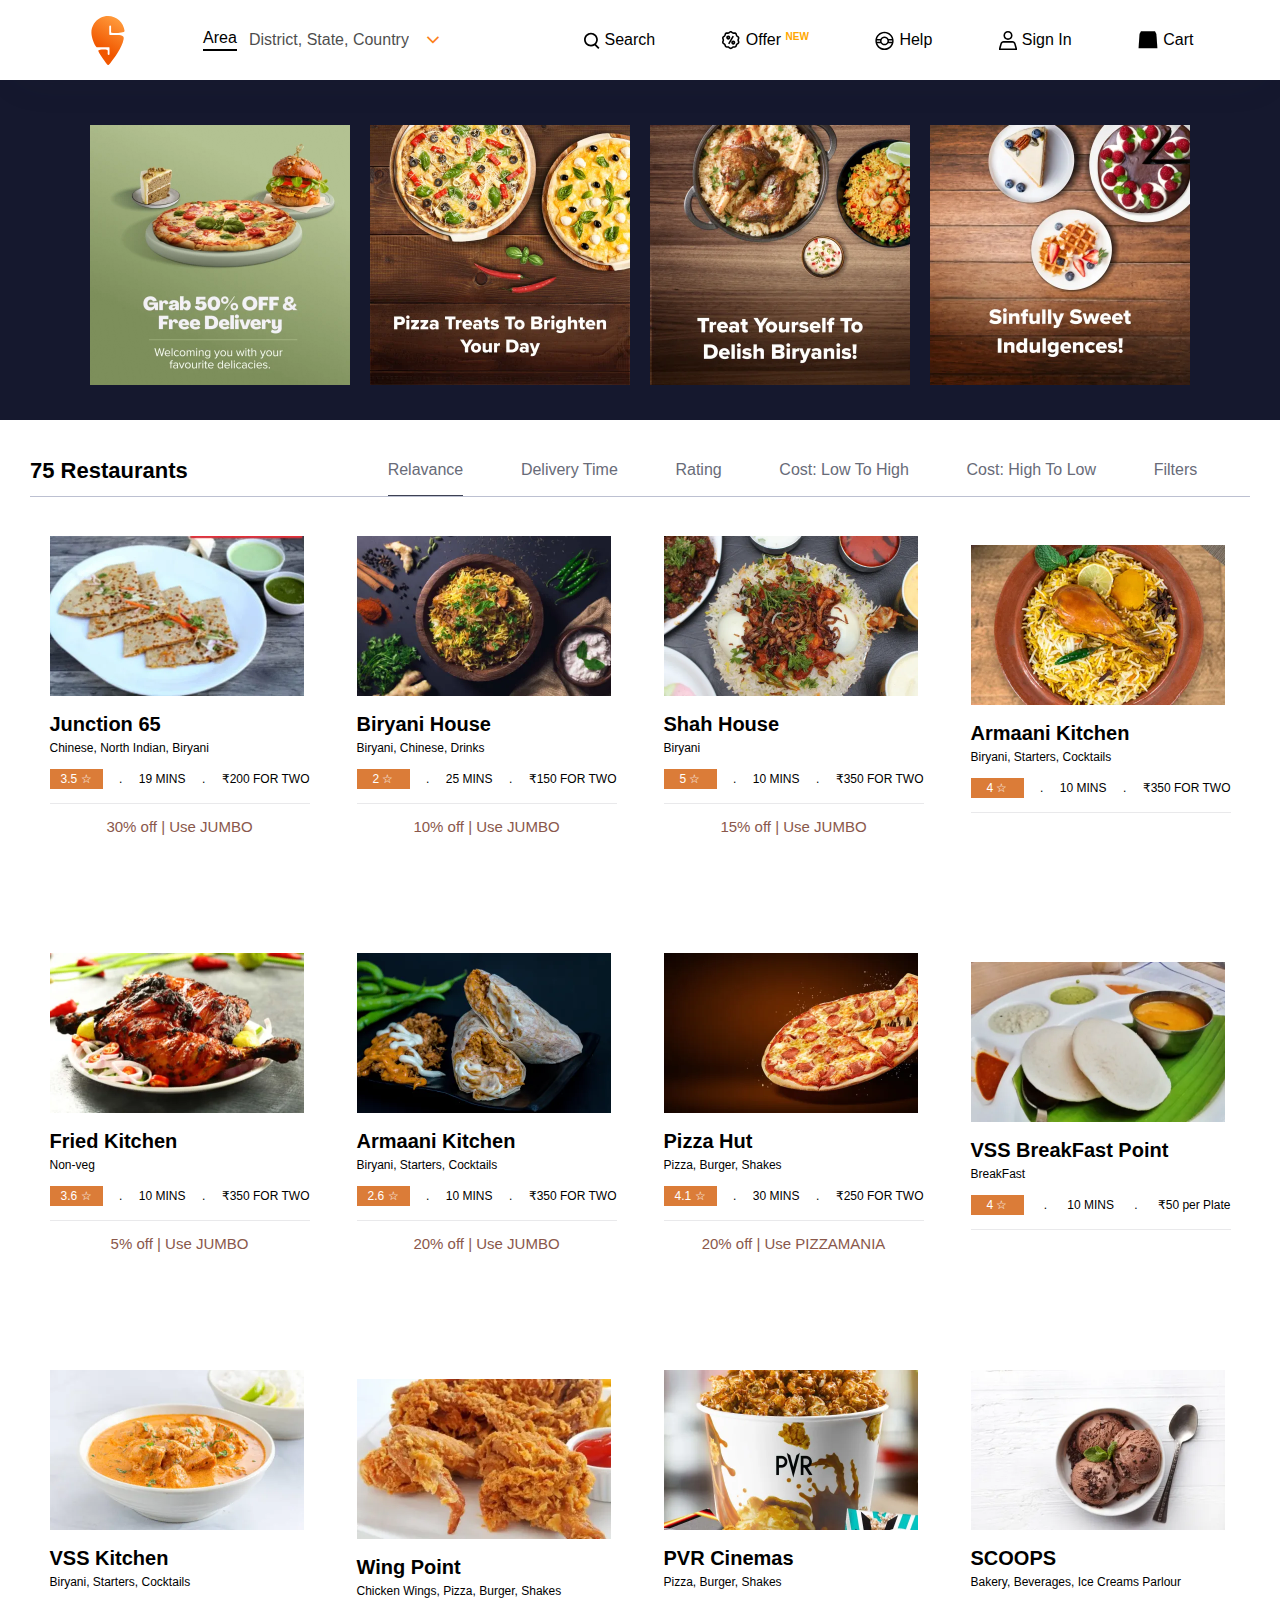
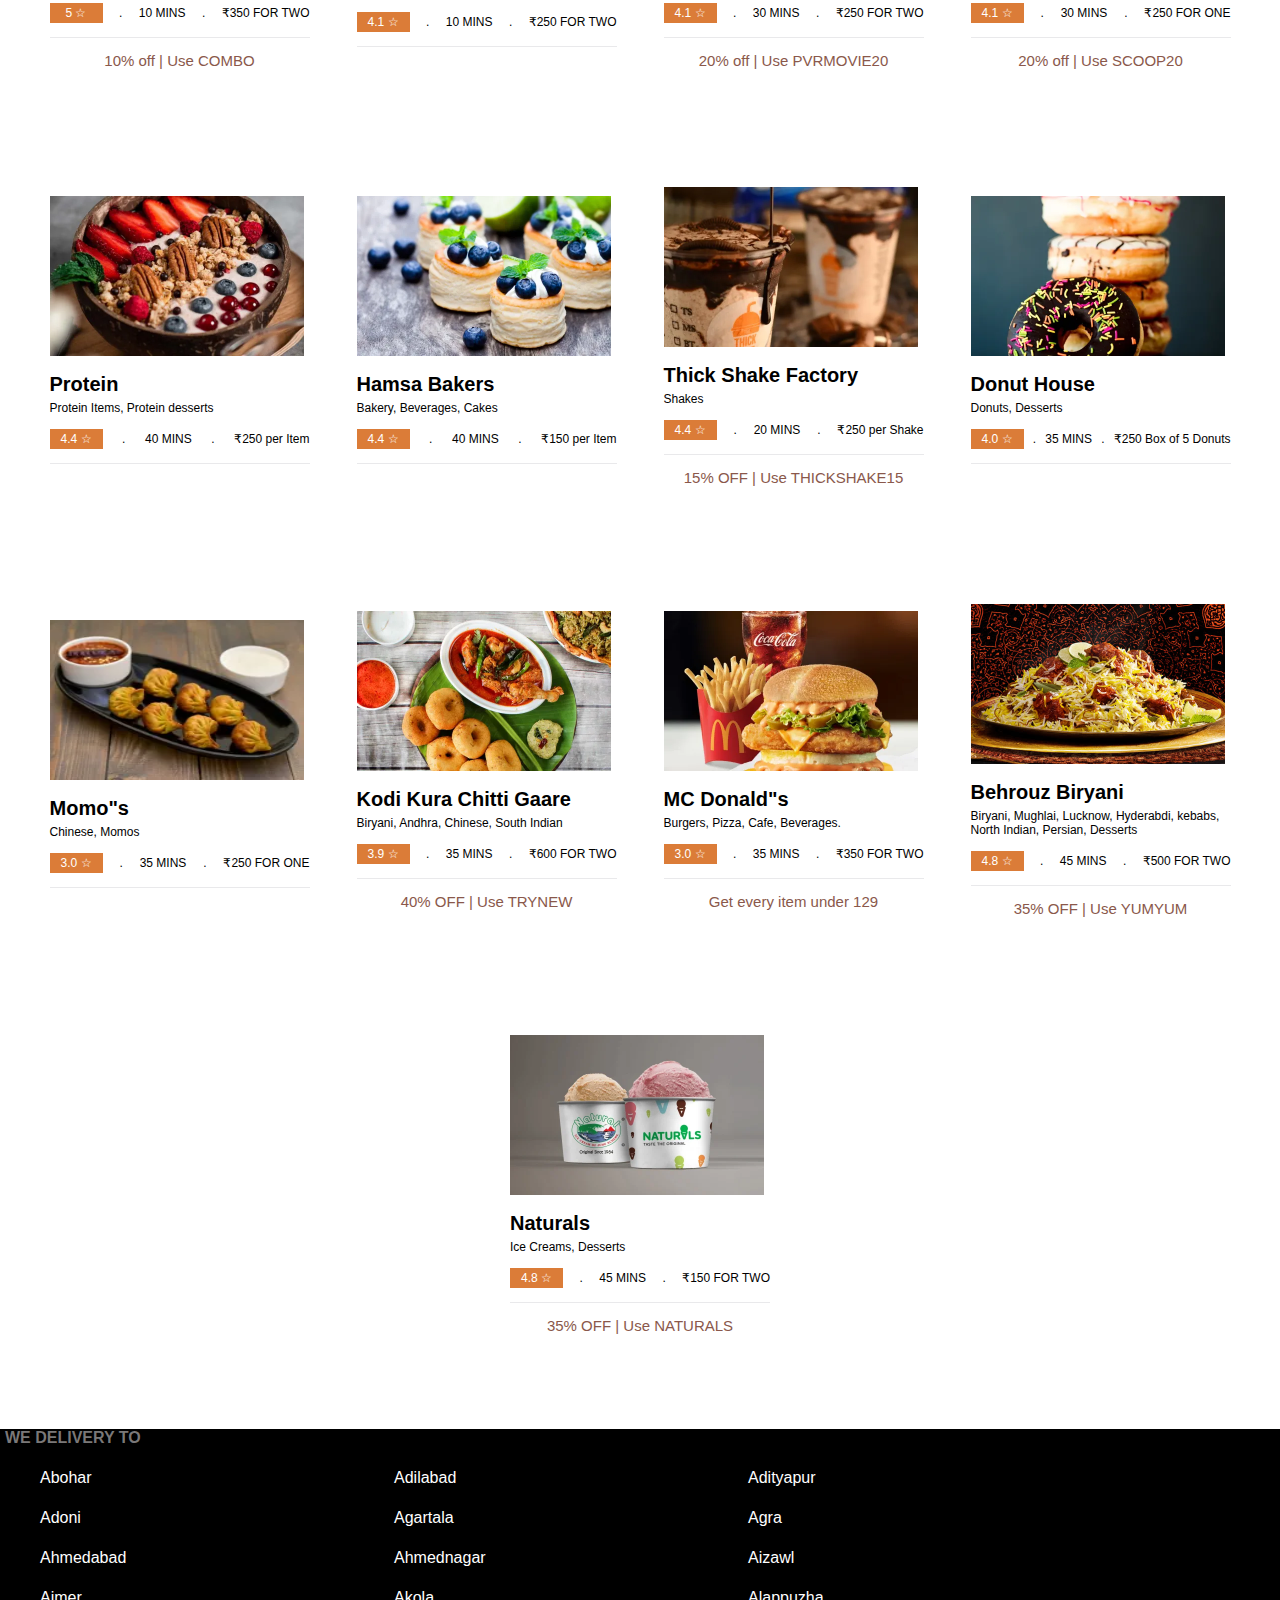
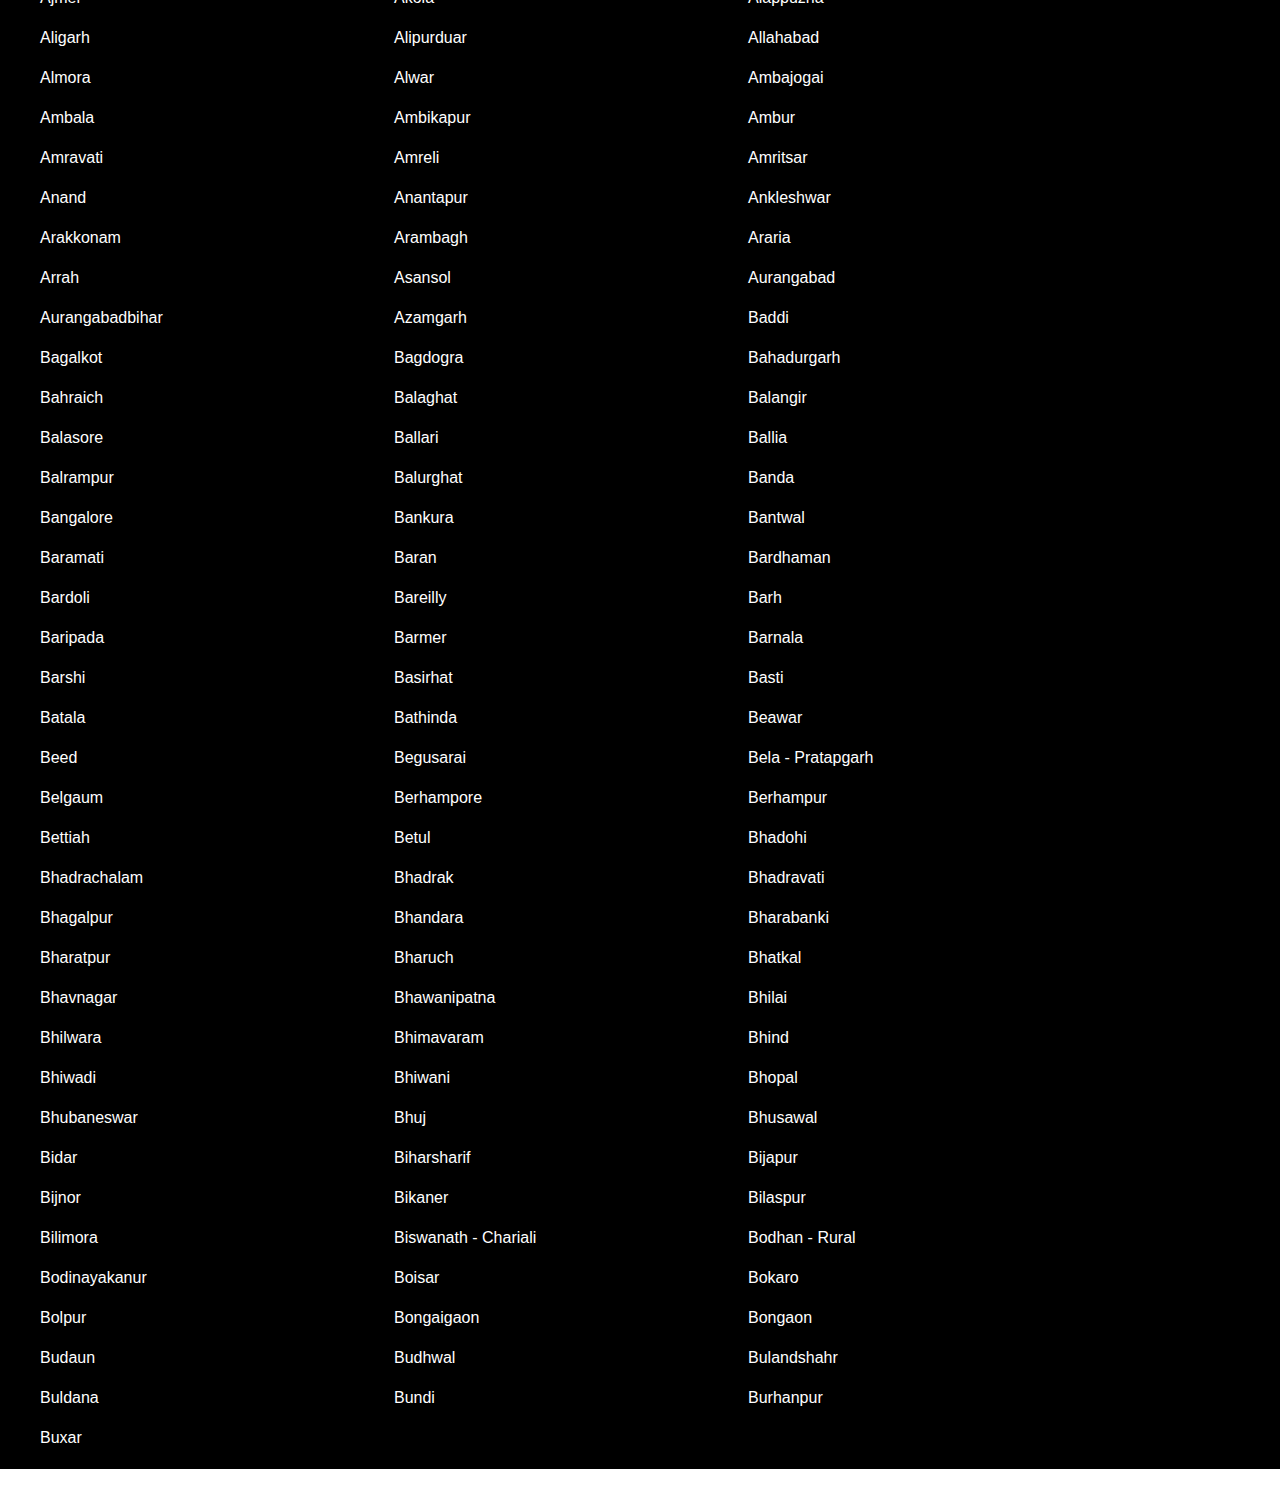
<file: index.html>
<!DOCTYPE html>
<html lang="en">
  <head>
    <meta charset="UTF-8" />
    <meta http-equiv="X-UA-Compatible" content="IE=edge" />
    <meta name="viewport" content="width=device-width, initial-scale=1.0" />
    <link
      rel="stylesheet"
      href="https://fonts.googleapis.com/css2?family=Material+Symbols+Outlined:opsz,wght,FILL,GRAD@20..48,100..700,0..1,-50..200"
    />
    <link rel="stylesheet" href="./assets/css/style.css" />
    <link rel="stylesheet" href="./assets/css/responsive.css" />

    <title>SwiggiE</title>
  </head>

  <body>
    <header class="nav-bar">
      <!-- header -->
      <div class="left-bar">
        <span class="logo-s">
          <svg
            class="_8pSp-"
            viewBox="0 0 559 825"
            height="49"
            width="34"
            fill="#fc8019"
          >
            <path
              fill-rule="evenodd"
              clip-rule="evenodd"
              d="M542.92 388.542C546.805 366.526 542.355 349.598 530.881 340.76C513.621 327.466 487.698 320.236 425.954 320.236C380.271 320.236 331.225 320.286 310.268 320.275C308.322 319.894 301.285 317.604 301.02 309.112L300.734 174.289C300.727 165.779 307.531 158.857 315.943 158.839C324.369 158.825 331.204 165.723 331.211 174.226C331.211 174.226 331.421 247.414 331.441 273.424C331.441 275.936 332.892 281.8 338.549 283.328C375.43 293.267 561.865 285.999 558.967 251.804C543.147 109.96 424.476 0 280.394 0C235.021 0 192.065 10.9162 154.026 30.2754C62.9934 77.5955 -1.65904 173.107 0.0324268 283.43C1.23215 361.622 52.2203 500.605 83.434 521.234C97.8202 530.749 116.765 527.228 201.484 527.228C239.903 527.228 275.679 527.355 293.26 527.436C295.087 527.782 304.671 530.001 304.671 538.907L304.894 641.393C304.915 649.907 298.104 656.826 289.678 656.829C281.266 656.843 274.434 649.953 274.42 641.446C274.42 641.446 275.17 600.322 275.17 584.985C275.17 581.435 275.424 575.339 265.178 570.727C231.432 555.553 121.849 564.712 115.701 581.457C113.347 587.899 125.599 612.801 144.459 644.731C170.102 685.624 211.889 747.245 245.601 792.625C261.047 813.417 268.77 823.813 280.467 824.101C292.165 824.389 300.514 814.236 317.213 793.928C383.012 713.909 516.552 537.663 542.92 388.542Z"
              fill="url(#paint0_linear_19447_66107)"
            ></path>
            <defs>
              <linearGradient
                id="paint0_linear_19447_66107"
                x1="445.629"
                y1="63.8626"
                x2="160.773"
                y2="537.598"
                gradientUnits="userSpaceOnUse"
              >
                <stop stop-color="#FF993A"></stop>
                <stop offset="1" stop-color="#F15700"></stop>
              </linearGradient>
            </defs>
          </svg>
        </span>
        <span class="area">Area</span>
        <span class="address">District, State, Country</span>
        <span class="material-symbols-outlined"> expand_more </span>
      </div>
      <nav class="right-bar">
        <!-- search -->
        <a href="#" class="search">
          <div class="search-icon">
            <svg
              class="search-icon"
              viewBox="5 -1 12 25"
              height="17"
              width="17"
            >
              <path
                d="M17.6671481,17.1391632 L22.7253317,22.1973467 L20.9226784,24 L15.7041226,18.7814442 C14.1158488,19.8024478 12.225761,20.3946935 10.1973467,20.3946935 C4.56550765,20.3946935 0,15.8291858 0,10.1973467 C0,4.56550765 4.56550765,0 10.1973467,0 C15.8291858,0 20.3946935,4.56550765 20.3946935,10.1973467 C20.3946935,12.8789625 19.3595949,15.3188181 17.6671481,17.1391632 Z M10.1973467,17.8453568 C14.4212261,17.8453568 17.8453568,14.4212261 17.8453568,10.1973467 C17.8453568,5.97346742 14.4212261,2.54933669 10.1973467,2.54933669 C5.97346742,2.54933669 2.54933669,5.97346742 2.54933669,10.1973467 C2.54933669,14.4212261 5.97346742,17.8453568 10.1973467,17.8453568 Z"
              ></path>
            </svg>
          </div>
          <div class="text">Search</div>
        </a>
        <!-- offer -->
        <a href="#" class="offer">
          <div class="offer-icon">
            <svg class="offer-icon" viewBox="0 0 32 32" height="19" width="19">
              <path
                d="M14.2 2.864l-1.899 1.38c-0.612 0.447-1.35 0.687-2.11 0.687h-2.352c-0.386 0-0.727 0.248-0.845 0.613l-0.728 2.238c-0.235 0.721-0.691 1.348-1.302 1.79l-1.905 1.385c-0.311 0.226-0.442 0.626-0.323 0.991l0.728 2.241c0.232 0.719 0.232 1.492-0.001 2.211l-0.727 2.237c-0.119 0.366 0.011 0.767 0.323 0.994l1.906 1.384c0.61 0.445 1.064 1.070 1.3 1.79l0.728 2.24c0.118 0.365 0.459 0.613 0.844 0.613h2.352c0.759 0 1.497 0.24 2.107 0.685l1.9 1.381c0.313 0.227 0.736 0.227 1.048 0.001l1.9-1.38c0.613-0.447 1.349-0.687 2.11-0.687h2.352c0.384 0 0.726-0.248 0.845-0.615l0.727-2.235c0.233-0.719 0.688-1.346 1.302-1.794l1.904-1.383c0.311-0.226 0.442-0.627 0.323-0.993l-0.728-2.239c-0.232-0.718-0.232-1.49 0.001-2.213l0.727-2.238c0.119-0.364-0.012-0.765-0.324-0.992l-1.901-1.383c-0.614-0.445-1.070-1.074-1.302-1.793l-0.727-2.236c-0.119-0.366-0.461-0.614-0.845-0.614h-2.352c-0.76 0-1.497-0.239-2.107-0.685l-1.903-1.382c-0.313-0.227-0.736-0.226-1.047-0.001zM16.829 0.683l1.907 1.385c0.151 0.11 0.331 0.168 0.521 0.168h2.352c1.551 0 2.927 1 3.408 2.475l0.728 2.241c0.057 0.177 0.169 0.332 0.321 0.442l1.902 1.383c1.258 0.912 1.784 2.531 1.304 4.006l-0.726 2.234c-0.058 0.182-0.058 0.375-0.001 0.552l0.727 2.237c0.48 1.477-0.046 3.096-1.303 4.007l-1.9 1.38c-0.153 0.112-0.266 0.268-0.324 0.447l-0.727 2.237c-0.48 1.477-1.856 2.477-3.408 2.477h-2.352c-0.19 0-0.37 0.058-0.523 0.17l-1.904 1.383c-1.256 0.911-2.956 0.911-4.213-0.001l-1.903-1.384c-0.15-0.11-0.332-0.168-0.521-0.168h-2.352c-1.554 0-2.931-1.001-3.408-2.477l-0.726-2.234c-0.059-0.18-0.173-0.338-0.324-0.448l-1.902-1.381c-1.258-0.912-1.784-2.53-1.304-4.008l0.727-2.235c0.058-0.179 0.058-0.373 0.001-0.551l-0.727-2.236c-0.481-1.476 0.046-3.095 1.302-4.006l1.905-1.385c0.151-0.11 0.264-0.265 0.323-0.444l0.727-2.235c0.478-1.476 1.855-2.477 3.408-2.477h2.352c0.189 0 0.371-0.059 0.523-0.17l1.902-1.383c1.256-0.911 2.956-0.911 4.212 0zM18.967 23.002c-1.907 0-3.453-1.546-3.453-3.453s1.546-3.453 3.453-3.453c1.907 0 3.453 1.546 3.453 3.453s-1.546 3.453-3.453 3.453zM18.967 20.307c0.419 0 0.758-0.339 0.758-0.758s-0.339-0.758-0.758-0.758c-0.419 0-0.758 0.339-0.758 0.758s0.339 0.758 0.758 0.758zM10.545 14.549c-1.907 0-3.453-1.546-3.453-3.453s1.546-3.453 3.453-3.453c1.907 0 3.453 1.546 3.453 3.453s-1.546 3.453-3.453 3.453zM10.545 11.855c0.419 0 0.758-0.339 0.758-0.758s-0.339-0.758-0.758-0.758c-0.419 0-0.758 0.339-0.758 0.758s0.339 0.758 0.758 0.758zM17.78 7.882l2.331 1.352-7.591 13.090-2.331-1.352 7.591-13.090z"
              ></path>
            </svg>
          </div>
          <div class="text">Offer <sup class="supscript-offer">NEW</sup></div>
        </a>
        <!-- help -->
        <a href="#" class="help">
          <div class="help-icon">
            <svg class="help-icon" viewBox="6 -1 12 25" height="19" width="19">
              <path
                d="M21.966903,13.2244898 C22.0156989,12.8231523 22.0408163,12.4145094 22.0408163,12 C22.0408163,11.8357822 22.036874,11.6724851 22.029079,11.5101984 L17.8574333,11.5102041 C17.8707569,11.6717062 17.877551,11.8350597 17.877551,12 C17.877551,12.4199029 17.8335181,12.8295214 17.749818,13.2244898 L21.966903,13.2244898 Z M21.5255943,15.1836735 L16.9414724,15.1836735 C15.8950289,16.8045422 14.0728218,17.877551 12,17.877551 C9.92717823,17.877551 8.1049711,16.8045422 7.05852762,15.1836735 L2.47440565,15.1836735 C3.80564362,19.168549 7.56739481,22.0408163 12,22.0408163 C16.4326052,22.0408163 20.1943564,19.168549 21.5255943,15.1836735 Z M21.7400381,9.55102041 C20.6468384,5.18931674 16.7006382,1.95918367 12,1.95918367 C7.2993618,1.95918367 3.3531616,5.18931674 2.25996187,9.55102041 L6.6553883,9.55102041 C7.58404845,7.5276442 9.62792376,6.12244898 12,6.12244898 C14.3720762,6.12244898 16.4159515,7.5276442 17.3446117,9.55102041 L21.7400381,9.55102041 Z M2.03309705,13.2244898 L6.25018203,13.2244898 C6.16648186,12.8295214 6.12244898,12.4199029 6.12244898,12 C6.12244898,11.8350597 6.1292431,11.6717062 6.14256675,11.5102041 L1.97092075,11.5102041 C1.96312595,11.6724851 1.95918367,11.8357822 1.95918367,12 C1.95918367,12.4145094 1.98430112,12.8231523 2.03309705,13.2244898 Z M12,24 C5.372583,24 0,18.627417 0,12 C0,5.372583 5.372583,0 12,0 C18.627417,0 24,5.372583 24,12 C24,18.627417 18.627417,24 12,24 Z M12,15.9183673 C14.1640545,15.9183673 15.9183673,14.1640545 15.9183673,12 C15.9183673,9.83594547 14.1640545,8.08163265 12,8.08163265 C9.83594547,8.08163265 8.08163265,9.83594547 8.08163265,12 C8.08163265,14.1640545 9.83594547,15.9183673 12,15.9183673 Z"
              ></path>
            </svg>
          </div>
          <div class="text">Help</div>
        </a>
        <!-- sigin -->
        <a href="#" class="sigin">
          <div class="sigin-icon">
            <svg class="sigin-icon" viewBox="6 0 12 24" height="19" width="18">
              <path
                d="M11.9923172,11.2463768 C8.81761115,11.2463768 6.24400341,8.72878961 6.24400341,5.62318841 C6.24400341,2.5175872 8.81761115,0 11.9923172,0 C15.1670232,0 17.740631,2.5175872 17.740631,5.62318841 C17.740631,8.72878961 15.1670232,11.2463768 11.9923172,11.2463768 Z M11.9923172,9.27536232 C14.0542397,9.27536232 15.7257581,7.64022836 15.7257581,5.62318841 C15.7257581,3.60614845 14.0542397,1.97101449 11.9923172,1.97101449 C9.93039471,1.97101449 8.25887628,3.60614845 8.25887628,5.62318841 C8.25887628,7.64022836 9.93039471,9.27536232 11.9923172,9.27536232 Z M24,24 L0,24 L1.21786143,19.7101449 L2.38352552,15.6939891 C2.85911209,14.0398226 4.59284263,12.7536232 6.3530098,12.7536232 L17.6316246,12.7536232 C19.3874139,12.7536232 21.1256928,14.0404157 21.6011089,15.6939891 L22.9903494,20.5259906 C23.0204168,20.63057 23.0450458,20.7352884 23.0641579,20.8398867 L24,24 Z M21.1127477,21.3339312 L21.0851024,21.2122487 C21.0772161,21.1630075 21.0658093,21.1120821 21.0507301,21.0596341 L19.6614896,16.2276325 C19.4305871,15.4245164 18.4851476,14.7246377 17.6316246,14.7246377 L6.3530098,14.7246377 C5.4959645,14.7246377 4.55444948,15.4231177 4.32314478,16.2276325 L2.75521062,21.6811594 L2.65068631,22.0289855 L21.3185825,22.0289855 L21.1127477,21.3339312 Z"
              ></path>
            </svg>
          </div>
          <div class="text">Sign In</div>
        </a>
        <!-- cart -->
        <a href="#" class="cart">
          <div class="cart-icon">
            <svg class="cart-icon" viewBox="-1 0 37 32" height="20" width="20">
              <path
                d="M4.438 0l-2.598 5.11-1.84 26.124h34.909l-1.906-26.124-2.597-5.11z"
              ></path>
            </svg>
          </div>
          <div class="text">Cart</div>
        </a>
      </nav>
    </header>
    <!-- slider -->
    <section class="slider">
      <div class="container">
        <div class="card">
          <img class="card-img" src="./assets/images/1.1.webp" alt="" />
          <img class="card-img" src="./assets/images/2.2.webp" alt="" />
          <img class="card-img" src="./assets/images/3.3.webp" alt="" />
          <img class="card-img" src="./assets/images/4.4.webp" alt="" />
        </div>

        <div class="arrow">
          <span class="material-symbols-outlined arrow">
            arrow_forward_ios
          </span>
        </div>
      </div>
    </section>

    <!-- number of restaurants -->
    <div class="items-header">
      <div class="item-header-left">75 Restaurants</div>
      <div class="item-header-right">
        <a href="" class="nav-item-right relavance">Relavance</a>
        <a href="" class="nav-item-right">Delivery Time</a>
        <a href="" class="nav-item-right">Rating</a>
        <a href="" class="nav-item-right">Cost: Low To High</a>
        <a href="" class="nav-item-right">Cost: High To Low</a>
        <a href="" class="nav-item-right-filter"
          >Filters
          <!-- <span class="material-symbols-outlined"> filter_alt </span> -->
        </a>
      </div>
    </div>
    <!-- mobile-view -->
    <div class="items-mobile-bar">
      <div class="all-restro-nearby">
        <span
          style="border: 1px solid black; border-radius: 50%; padding: 2px"
          class="material-symbols-outlined"
        >
          restaurant
        </span>
        <span class="all-restro-text">All Restaurants Nearby</span>
      </div>
      <div class="small-desc">
        <p>Discover unique taste near you</p>
      </div>
    </div>

    <!--food items -->
    <div class="card-container" id="card-main-container"></div>
    <div class="see-all-restaurants">
      <button class="see-all-button">See all restaurants</button>
    </div>
    <div class="end-mobile-view-pic">
      <img src="./assets/images/footer_graphic_vxojqs.webp" alt="" />
    </div>
    <div class="mobile-footer-nav">
      <button class="f-nav-bar">
        <span>
          <svg
            fill="#000000"
            width="25px"
            height="25px"
            viewBox="0 0 24 24"
            xmlns="http://www.w3.org/2000/svg"
            data-name="Layer 1"
          >
            <path
              d="M12.878,5.92841a.297.297,0,0,1,.31378.335c.002.09192.00348.18384.0036.27575.00061.59241-.00238,1.18488.00208,1.77723.00329.43353.07947.517.49939.56909a14.83182,14.83182,0,0,0,3.14795-.04578,4.94837,4.94837,0,0,0,1.57287-.37384.50722.50722,0,0,0,.34461-.60242,6.83113,6.83113,0,0,0-5.3432-5.71106,6.60826,6.60826,0,0,0-3.64844.243A6.718,6.718,0,0,0,7.07709,4.147,6.27211,6.27211,0,0,0,5.23022,8.43164,11.18781,11.18781,0,0,0,6.7558,13.9494a1.34216,1.34216,0,0,0,1.32989.74726c.65332-.01569,1.30732-.00354,1.96106-.00354v-.00348q1.04187,0,2.08368.00048c.24927.00055.44654.06012.44458.37226-.00458.72522.00067,1.45044-.00335,2.1756-.00129.22015-.06324.432-.32612.43408-.26391.00207-.32641-.20893-.32971-.42951-.00512-.34716.00019-.69452.00061-1.04174.00049-.45105-.07342-.55677-.52319-.639a7.70231,7.70231,0,0,0-2.348-.0199,2.5959,2.5959,0,0,0-.80054.19476c-.21185.09973-.29608.24506-.19318.46729.10706.23126.20691.46728.3332.68786a43.875,43.875,0,0,0,3.42651,4.95569c.15393.19947.27313.20362.43109.0105.34869-.42639.71491-.83856,1.05994-1.26788a34.22649,34.22649,0,0,0,3.57635-5.25989,14.17129,14.17129,0,0,0,1.49451-3.87146A1.20324,1.20324,0,0,0,17.36145,9.824,6.94268,6.94268,0,0,0,15.691,9.66235c-.909-.00677-1.81812-.00348-2.72717-.00268-.24481.00024-.42688-.07007-.42707-.3573-.00048-1.01117-.00183-2.0224.00184-3.03351C12.53943,6.053,12.64349,5.92041,12.878,5.92841Z"
            /></svg
        ></span>
        <span class="item-mobile">SWIGGY</span>
      </button>
      <button class="f-nav-bar">
        <span style="color: grey" class="material-symbols-outlined">
          restaurant_menu
        </span>
        <span style="color: grey" class="item-mobile">FOOD</span>
      </button>
      <button class="f-nav-bar">
        <span style="color: grey" class="material-symbols-outlined">
          search
        </span>
        <span style="color: grey" class="item-mobile"> SEARCH </span>
      </button>
      <button class="f-nav-bar">
        <span style="color: grey" class="material-symbols-outlined">
          person
        </span>
        <span style="color: grey" class="item-mobile"> ACCOUNT </span>
      </button>
    </div>

    <footer class="swiggie-footer" id="cities">
      <div style="margin: 10px 5px 0px 5px" class="available-cities">
        <h4>WE DELIVERY TO</h4>
      </div>
      <div class="cities-div" id="cities-div">
        <!--  -->
      </div>
    </footer>
  </body>
</html>
<script src="./assets/js/main.js"></script>
</file>
<file: assets/css/style.css>
body {
  margin: 0;
  font-family: ProximaNova, arial, Helvetica Neue, sans-serif;
}

.material-symbols-outlined {
  font-variation-settings: "FILL" 0, "wght" 400, "GRAD" 0, "opsz" 48;
  color: #fc8019;
  cursor: pointer;
}

.nav-bar {
  padding: 0 20px;
  height: 80px;
  display: flex;
  font-family: ProximaNova, arial, Helvetica Neue, sans-serif;
  box-shadow: 0 15px 40px -20px rgb(40 44 63 / 15%);
  position: sticky;
}

/* left - nav */
.left-bar {
  display: flex;
  flex: 40%;
  justify-content: center;
  align-items: center;
  gap: 12px;
}
.logo-s {
  width: 100px;
  display: flex;
  justify-content: flex-start;
  align-items: center;
}
.area {
  gap: 12px;
  border-bottom: 2px solid black;
  padding-bottom: 2px;
  cursor: pointer;
}
.area:hover {
  color: #fc8019;
  border-bottom: 2px solid #fc8019;
  padding-bottom: 2px;
}
.address {
  opacity: 0.7;
  cursor: pointer;
}

/* right nav */
.right-bar {
  display: flex;
  flex: 60%;
  justify-content: space-evenly;
  align-items: center;
}
.search,
.offer,
.help,
.sigin,
.cart {
  text-decoration: none;
  color: black;
  display: flex;
  align-items: center;
  justify-content: center;
  gap: 5px;
}
.search:hover,
.offer:hover,
.help:hover,
.sigin:hover,
.cart:hover {
  color: #fc8019;
  text-decoration: none;
  fill: #fc8019;
}
.supscript-offer {
  vertical-align: top;
  font-size: 10px;
  color: #ffa700;
  font-weight: bold;
}

.search-icon,
.offer-icon,
.help-icon,
.sigin-icon,
.cart-icon {
  display: flex;
  align-items: center;
  justify-content: center;
  /* fill: #686b78; */
}

.slider {
  background-color: rgb(21, 24, 46);
  height: 340px;
  display: flex;
  justify-content: center;
  align-items: center;
}
.container {
  display: flex;
  justify-content: center;
  align-items: center;
  flex: 1;
  /* display: grid;
    grid-template-columns: repeat(4, 1fr);
    grid-gap: 10px;   */
}
.card {
  height: 250px;
  padding: 22px;
  display: flex;
  gap: 20px;
}
.card-img {
  width: 260px;
  height: 260px;
}
.card-img:hover {
  transform: scale(1.03);
  transition: 0.3s ease-in-out;
  cursor: pointer;
}
.arrow {
  border-radius: 50%;
  width: 30px;
  height: 30px;
  padding: 5px;
  display: flex;
  justify-content: center;
  align-items: center;
  font-size: 20px !important;
  color: white !important;
}
.arrow:hover {
  background-color: rgba(234, 232, 232, 0.747);
  transition: 0.5s;
  color: black !important;
}

/* 75 restuarants */

/* left */

.items-header {
  padding: 25px 0 0 0;
  display: flex;
  justify-content: space-between;
  width: 1220px;
  margin: 0 auto;
  max-width: 100%;
  font-family: ProximaNova, arial, Helvetica Neue, sans-serif;
  border-bottom: 1px solid #bcc0d1;
}
.item-header-left {
  display: flex;
  justify-content: flex-start;
  align-items: center;
  flex: 3;
  font-weight: 600;
  font-size: 28px;
  /* margin-top: 15px; */
}

/* right */
.item-header-right {
  display: flex;
  justify-content: space-evenly;
  align-items: center;
  flex: 6;
}
.nav-item-right {
  text-decoration: none;
  color: #686b78;
  padding-bottom: 16px;
  margin-top: 16px;
  border-bottom: 1px solid transparent;
}
.relavance {
  border-bottom: 1px solid #3d4152;
}
.nav-item-right:hover {
  border-bottom: 1px solid #3d4152;
  color: #686b78;
}

.nav-item-right-filter {
  display: flex;
  justify-content: center;
  align-items: center;
  text-decoration: none;
  color: #686b78;
  padding-bottom: 16px;
  border-bottom: 1px solid transparent;
  margin-top: 16px;
}
.nav-item-right-filter:hover {
  border-bottom: 1px solid #3d4152;
  color: #686b78;
}

/* mobile-nav-bar */
.items-mobile-bar {
  display: none;
}

/* food items */
.card-container {
  width: 1220px;
  height: auto;
  max-width: 100%;
  display: flex;
  flex-wrap: wrap;
  justify-content: center;
  align-items: center;
  margin: 10px auto;
  /* background-color: rgba(70, 69, 69, 0.577); */
  gap: 15px;
}
.food-item {
  width: 280px;
  height: auto;
  margin: 5px;
  background-color: rgb(255, 255, 255);
  border: 1px solid transparent;
  margin-top: 18px;
  font-size: 12px;
  cursor: pointer;
}
.food-description {
  display: flex;
  flex-direction: column;
  justify-content: flex-start;
  padding: 10px;
}
.food-img img {
  width: 254px;
  height: 160px;
}
.about-food-item {
  display: flex;
  flex-direction: column;
  justify-content: flex-start;
  margin-top: 14px;
}
.food-name {
  font-size: 20px;
}
.food-types {
  margin-top: 5px;
}
.food-rating {
  display: flex;
  justify-content: space-between;
  align-items: center;
  gap: 8px;
  margin-top: 14px;
}
.size {
  font-size: 20px !important;
  fill: #fff;
}
.rating {
  border: 1px;
  background-color: #db7c38;
  color: #fff;
  display: flex;
  justify-content: center;
  align-items: center;
  gap: 2px;
  height: 20px;
  width: 43px;
  padding: 0 5px;
  font-weight: 400;
  /* margin-top: 14px; */
}
.discount {
  font-size: 15px;
  display: flex;
  justify-content: center;
  border-top: 1px solid #e9e9eb;
  padding-top: 14px;
  margin-top: 14px;
  color: #8a584b;
}
.visible {
  font-size: 13px;
  visibility: hidden;
  border-top: 1px solid #e9e9eb;
  padding-top: 14px;
  padding-bottom: 14px;
  margin-top: 14px;
  color: #5d8ed5;
  text-transform: uppercase;
  font-weight: 600;
  display: flex;
  justify-content: center;
  align-items: center;
}

.food-item:hover {
  box-shadow: 10px 15px 40px 5px rgb(40 44 63 / 15%);
  border: 1px solid rgba(211, 210, 210, 0.801);
  transition: 0.3s ease;
}
.food-item:hover .visible {
  color: #5d8ed5;
  visibility: visible;
}
.visible:hover {
  color: #3d4152;
  visibility: visible;
}
/* mobile-nav hide */
.see-all-restuarants {
  display: none;
}
.see-all-button {
  display: none;
}
.end-mobile-view-pic {
  display: none;
}
.mobile-footer-nav {
  display: none;
}
/* footer */
.swiggie-footer {
  background-color: black;
  color: white;
}
.available-cities {
  color: rgba(151, 148, 148, 0.816);
}

li.li-city-names {
  width: 354px;
  height: 40px;
}
.cities-list {
  display: flex;
  list-style: none;
  flex-wrap: wrap;
}
.visiting-card {
  display: flex;
  justify-content: center;
  align-items: center;
  border: 1px solid transparent;
  position: fixed;
  bottom: 50px;
  width: 450px;
  background-color: white;
  box-shadow: 5px 5px 5px rgba(110, 105, 105, 0.492);
  padding: 20px;
  margin-left: 20px;
  gap: 20px;
  border-radius: 10px;
}
.profile-pic {
  display: flex;
  align-items: center;
}
.profile-pic > img {
  width: 100px;
  object-fit: contain;
  border-radius: 50%;
}
.right-side {
  display: flex;

  justify-content: flex-start;
  align-items: center;
}
.profile-name {
  display: flex;
  justify-content: flex-start;
  align-items: start;
  flex-direction: column;
}
.profile-name > h3 {
  margin: 0px 5px;
  font-family: system-ui, -apple-system, BlinkMacSystemFont, "Segoe UI", Roboto,
    Oxygen, Ubuntu, Cantarell, "Open Sans", "Helvetica Neue", sans-serif;
}
.profile-name a {
  color: #ffa700;
  text-decoration: none;
  margin: 0px 5px;
}
</file>
<file: assets/css/responsive.css>
@media screen and (max-width: 480px) {
  body {
    width: 100%;
    box-sizing: border-box;
    font-family: ProximaNova, arial, Helvetica Neue, sans-serif;
  }

  .nav-bar {
    display: flex;
    flex-direction: column;
    height: auto;
    gap: 10px;
  }

  .left-bar {
    width: 100%;
    margin-top: 10px;
  }
  .logo-s {
    width: auto;
  }

  .address {
    font-size: 15px;
  }

  .right-bar {
    width: 100%;
    display: none;
  }

  .slider {
    display: flex;
    height: auto;
    flex-direction: column;
    margin-top: 10px;
    background-color: white;
  }

  .container {
    display: flex;
    width: 100%;
    overflow-x: scroll;
  }
  .container::-webkit-scrollbar {
    display: none;
  }
  .card {
    display: flex;
    gap: 20px;
    width: 90%;
  }
  .card-img {
    border-radius: 10px;
  }
  .arrow {
    display: none;
  }

  .items-header {
    display: flex;
    flex-direction: column;
    width: 100%;
    /* padding: 0px 10px; */
    display: none;
  }

  .item-header-left {
    padding-left: 11px;
    display: none;
  }

  .item-header-right {
    width: 100%;
    font-size: 11px;
    display: none;
  }
  .items-mobile-bar {
    display: flex;
    flex-direction: column;
    padding: 10px 20px;
  }
  .all-restro-nearby {
    display: flex;
    gap: 10px;
    justify-content: start;
    align-items: center;
  }
  .all-restro-text {
    font-size: 20px;
    font-weight: 600;
  }
  .small-desc > p {
    color: grey;
    margin: 0;
  }

  /*  */
  .food-item {
    width: 100%;
    padding: 0px 16px;
    margin: 0px 0px 24px 0px;
  }

  .food-description {
    display: flex;
    flex-direction: row;
  }

  .food-img {
    width: 100px;
    height: 110px;
  }

  .food-img > img {
    border-radius: 8px;
    width: 95px;
    height: 105px;
    object-fit: cover;
  }

  .second-div-mobile {
    display: flex;
    flex-direction: column;
    align-items: start;
    justify-content: center;
    gap: 6px;
    margin-left: 10px;
  }

  .about-food-item {
    margin: 0px;
  }

  .food-name {
    font-size: 17px;
  }

  .food-types {
    font-size: 15px;
  }

  .food-rating {
    margin: 0px;
  }

  .discount {
    padding: 5px 0px;
    margin: 0px;
    display: none;
  }
  .visible {
    display: none;
  }

  .see-all-restaurants {
    display: flex;
    justify-content: center;
    width: 100%;
  }
  .see-all-button {
    padding: 20px 70px;
    border-radius: 5px;
    background-color: #db7c38;
    border: 1px solid transparent;
    color: white;
    font-weight: 600;
    display: block;
  }
  .end-mobile-view-pic {
    display: flex;
  }
  .end-mobile-view-pic > img {
    margin-top: 10px;
    width: 100%;
  }
  .mobile-footer-nav {
    display: flex;
    width: 100%;
    position: sticky;
    bottom: 0px;
  }
  .f-nav-bar {
    border: none;
    background-color: white;
    display: flex;
    flex-direction: column;
    justify-content: space-between;
    align-items: center;
    width: 100%;
    padding: 10px 0px;
    border: 1px solid transparent;
  }
  .f-nav-bar:hover {
    border: 1px solid transparent;
    box-shadow: 1px 1px 5px rgba(120, 118, 118, 0.501);
    padding: 10px 0px;
  }
  .swiggie-footer {
    display: none;
  }
  .visiting-card {
    display: none;
  }
}
@media screen and (min-width: 481px) {
  .container {
    display: flex;
    width: 100%;
    overflow-x: scroll;
  }
  .container::-webkit-scrollbar {
    display: none;
  }
  .card > img {
    width: 100%;
  }
  .arrow {
    display: none;
  }
  .item-header-left {
    font-size: 22px;
  }
  .item-header-right {
    display: flex;
    flex: 9;
    gap: 5px;
  }
}
</file>
